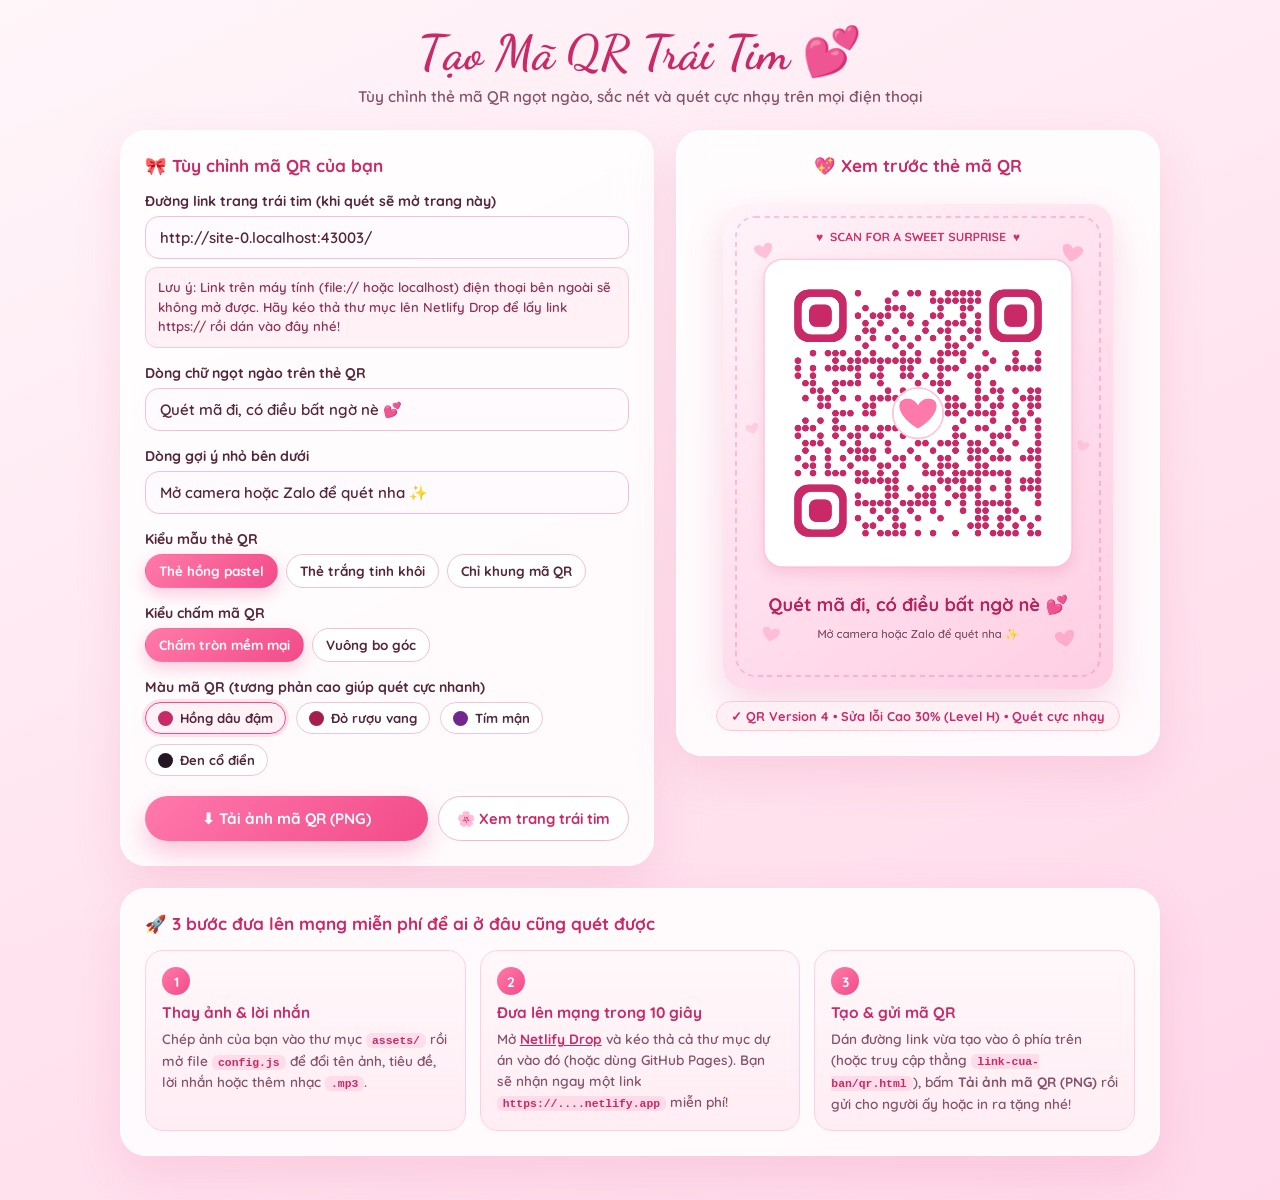
<file: qr.html>
<!DOCTYPE html>
<html lang="vi">
<head>
  <meta charset="UTF-8" />
  <meta name="viewport" content="width=device-width, initial-scale=1.0" />
  <title>Tạo Mã QR Trái Tim Ngọt Ngào 💕</title>
  <link rel="preconnect" href="https://fonts.googleapis.com" />
  <link rel="preconnect" href="https://fonts.gstatic.com" crossorigin />
  <link
    href="https://fonts.googleapis.com/css2?family=Dancing+Script:wght@700&family=Quicksand:wght@500;600;700&display=swap"
    rel="stylesheet"
  />
  <style>
    :root {
      --pink-50: #fff3f8;
      --pink-100: #ffe3ee;
      --pink-200: #ffc5db;
      --pink-400: #ff70a6;
      --pink-500: #f24b8a;
      --rose-600: #c92a67;
      --text-main: #53263a;
      --text-soft: #855269;
    }

    * {
      box-sizing: border-box;
    }

    body {
      margin: 0;
      min-height: 100vh;
      font-family: 'Quicksand', -apple-system, BlinkMacSystemFont, 'Segoe UI', sans-serif;
      color: var(--text-main);
      background: linear-gradient(155deg, #fff6fa 0%, #ffe6f0 48%, #ffd7e9 100%);
      padding: 24px 16px 44px;
    }

    .container {
      max-width: 1040px;
      margin: 0 auto;
    }

    .header {
      text-align: center;
      margin-bottom: 24px;
    }

    .header h1 {
      margin: 0;
      font-family: 'Dancing Script', 'Times New Roman', 'Segoe UI', serif;
      font-size: clamp(2.1rem, 5vw, 3rem);
      color: var(--rose-600);
    }

    .header p {
      margin: 6px 0 0;
      color: var(--text-soft);
      font-weight: 600;
      font-size: 0.96rem;
    }

    .layout {
      display: grid;
      grid-template-columns: 1.05fr 0.95fr;
      gap: 22px;
      align-items: start;
    }

    @media (max-width: 860px) {
      .layout {
        grid-template-columns: 1fr;
      }
    }

    .panel {
      background: rgba(255, 255, 255, 0.84);
      border: 1.5px solid rgba(255, 255, 255, 0.95);
      backdrop-filter: blur(16px);
      border-radius: 26px;
      padding: 24px;
      box-shadow: 0 18px 46px rgba(226, 98, 148, 0.16);
    }

    .panel-title {
      margin: 0 0 16px;
      font-size: 1.08rem;
      font-weight: 700;
      color: var(--rose-600);
      display: flex;
      align-items: center;
      gap: 8px;
    }

    .field {
      margin-bottom: 16px;
    }

    .field label {
      display: block;
      margin-bottom: 6px;
      font-size: 0.88rem;
      font-weight: 700;
      color: var(--text-main);
    }

    .input {
      width: 100%;
      padding: 11px 14px;
      border-radius: 14px;
      border: 1.5px solid #f7bfd6;
      background: #fffafd;
      font-family: inherit;
      font-size: 0.94rem;
      font-weight: 600;
      color: var(--text-main);
      outline: none;
      transition: border-color 0.2s ease, box-shadow 0.2s ease;
    }

    .input:focus {
      border-color: var(--pink-500);
      box-shadow: 0 0 0 4px rgba(242, 75, 138, 0.14);
    }

    .notice {
      margin-top: 8px;
      padding: 10px 12px;
      border-radius: 12px;
      font-size: 0.82rem;
      line-height: 1.5;
      font-weight: 600;
      background: #fff1f6;
      border: 1px solid #ffc7dd;
      color: #8c3457;
    }

    .notice.ok {
      background: #eefcf4;
      border-color: #b2ebd0;
      color: #1f6b47;
    }

    .option-row {
      display: flex;
      flex-wrap: wrap;
      gap: 8px;
    }

    .chip-btn {
      padding: 8px 13px;
      border-radius: 999px;
      border: 1.5px solid #f5bfd4;
      background: #fff;
      color: var(--text-main);
      font-family: inherit;
      font-size: 0.84rem;
      font-weight: 700;
      cursor: pointer;
      transition: all 0.18s ease;
    }

    .chip-btn.active {
      background: linear-gradient(135deg, #ff7aa8, #f24b8a);
      border-color: transparent;
      color: #fff;
      box-shadow: 0 6px 16px rgba(242, 75, 138, 0.28);
    }

    .color-row {
      display: flex;
      flex-wrap: wrap;
      gap: 10px;
    }

    .color-swatch {
      display: inline-flex;
      align-items: center;
      gap: 7px;
      padding: 7px 12px;
      border-radius: 999px;
      border: 1.5px solid #f3c4d6;
      background: #fff;
      font-family: inherit;
      font-size: 0.82rem;
      font-weight: 700;
      color: var(--text-main);
      cursor: pointer;
    }

    .color-swatch.active {
      border-color: var(--pink-500);
      background: #fff2f7;
      box-shadow: 0 0 0 3px rgba(242, 75, 138, 0.14);
    }

    .swatch-dot {
      width: 15px;
      height: 15px;
      border-radius: 50%;
      display: inline-block;
    }

    .actions {
      display: flex;
      flex-wrap: wrap;
      gap: 10px;
      margin-top: 20px;
    }

    .btn-primary {
      flex: 1;
      min-width: 190px;
      padding: 13px 18px;
      border: none;
      border-radius: 999px;
      background: linear-gradient(135deg, #ff79ab, #f24b8a);
      color: #fff;
      font-family: inherit;
      font-size: 0.95rem;
      font-weight: 700;
      cursor: pointer;
      box-shadow: 0 12px 24px rgba(242, 75, 138, 0.3);
      transition: transform 0.18s ease, box-shadow 0.18s ease;
    }

    .btn-primary:hover {
      transform: translateY(-2px);
      box-shadow: 0 16px 30px rgba(242, 75, 138, 0.38);
    }

    .btn-secondary {
      display: inline-flex;
      align-items: center;
      justify-content: center;
      padding: 12px 18px;
      border-radius: 999px;
      border: 1.5px solid #f5b8d0;
      background: #fff;
      color: var(--rose-600);
      font-family: inherit;
      font-size: 0.92rem;
      font-weight: 700;
      text-decoration: none;
      cursor: pointer;
    }

    .btn-secondary:hover {
      background: #fff2f7;
    }

    /* Khu vực xem trước QR */
    .preview-box {
      display: flex;
      flex-direction: column;
      align-items: center;
      gap: 12px;
    }

    #qrCanvas {
      width: 100%;
      max-width: 390px;
      height: auto;
      border-radius: 22px;
      box-shadow: 0 16px 38px rgba(214, 72, 128, 0.2);
      background: #fff;
    }

    .scan-badge {
      display: inline-flex;
      align-items: center;
      gap: 6px;
      padding: 6px 14px;
      border-radius: 999px;
      background: #fff0f6;
      border: 1px solid #ffc6dc;
      color: var(--rose-600);
      font-size: 0.8rem;
      font-weight: 700;
    }

    .error-msg {
      color: #c92a2a;
      font-size: 0.86rem;
      font-weight: 700;
      text-align: center;
    }

    /* Hướng dẫn đưa lên mạng miễn phí */
    .guide-panel {
      margin-top: 22px;
    }

    .steps {
      display: grid;
      grid-template-columns: repeat(3, 1fr);
      gap: 14px;
    }

    @media (max-width: 760px) {
      .steps {
        grid-template-columns: 1fr;
      }
    }

    .step-card {
      padding: 16px;
      border-radius: 18px;
      background: linear-gradient(180deg, #fff8fb, #ffedf4);
      border: 1px solid #ffd0e2;
    }

    .step-num {
      display: inline-grid;
      place-items: center;
      width: 28px;
      height: 28px;
      border-radius: 50%;
      background: linear-gradient(135deg, #ff7aa8, #f24b8a);
      color: #fff;
      font-weight: 700;
      font-size: 0.86rem;
      margin-bottom: 8px;
    }

    .step-card h3 {
      margin: 0 0 6px;
      font-size: 0.96rem;
      color: var(--rose-600);
    }

    .step-card p {
      margin: 0;
      font-size: 0.85rem;
      line-height: 1.55;
      font-weight: 600;
      color: var(--text-soft);
    }

    .step-card a {
      color: var(--rose-600);
      font-weight: 700;
    }

    code {
      padding: 1px 6px;
      border-radius: 6px;
      background: rgba(242, 75, 138, 0.12);
      color: var(--rose-600);
      font-size: 0.84em;
    }
  </style>
</head>
<body>
  <div class="container">
    <header class="header">
      <h1>Tạo Mã QR Trái Tim 💕</h1>
      <p>Tùy chỉnh thẻ mã QR ngọt ngào, sắc nét và quét cực nhạy trên mọi điện thoại</p>
    </header>

    <div class="layout">
      <!-- Cột trái: Cài đặt -->
      <section class="panel">
        <h2 class="panel-title">🎀 Tùy chỉnh mã QR của bạn</h2>

        <div class="field">
          <label for="urlInput">Đường link trang trái tim (khi quét sẽ mở trang này)</label>
          <input
            id="urlInput"
            class="input"
            type="url"
            placeholder="https://ten-trang-cua-ban.netlify.app/"
            spellcheck="false"
          />
          <div id="urlNotice" class="notice"></div>
        </div>

        <div class="field">
          <label for="captionInput">Dòng chữ ngọt ngào trên thẻ QR</label>
          <input
            id="captionInput"
            class="input"
            type="text"
            value="Quét mã đi, có điều bất ngờ nè 💕"
            maxlength="60"
          />
        </div>

        <div class="field">
          <label for="subCaptionInput">Dòng gợi ý nhỏ bên dưới</label>
          <input
            id="subCaptionInput"
            class="input"
            type="text"
            value="Mở camera hoặc Zalo để quét nha ✨"
            maxlength="60"
          />
        </div>

        <div class="field">
          <label>Kiểu mẫu thẻ QR</label>
          <div id="themeOptions" class="option-row">
            <button type="button" class="chip-btn active" data-theme="pastel">Thẻ hồng pastel</button>
            <button type="button" class="chip-btn" data-theme="white">Thẻ trắng tinh khôi</button>
            <button type="button" class="chip-btn" data-theme="qr-only">Chỉ khung mã QR</button>
          </div>
        </div>

        <div class="field">
          <label>Kiểu chấm mã QR</label>
          <div id="dotOptions" class="option-row">
            <button type="button" class="chip-btn active" data-dot="dots">Chấm tròn mềm mại</button>
            <button type="button" class="chip-btn" data-dot="rounded">Vuông bo góc</button>
          </div>
        </div>

        <div class="field">
          <label>Màu mã QR (tương phản cao giúp quét cực nhanh)</label>
          <div id="colorOptions" class="color-row">
            <button type="button" class="color-swatch active" data-color="#c92a67">
              <span class="swatch-dot" style="background:#c92a67"></span> Hồng dâu đậm
            </button>
            <button type="button" class="color-swatch" data-color="#a61e4d">
              <span class="swatch-dot" style="background:#a61e4d"></span> Đỏ rượu vang
            </button>
            <button type="button" class="color-swatch" data-color="#70288f">
              <span class="swatch-dot" style="background:#70288f"></span> Tím mận
            </button>
            <button type="button" class="color-swatch" data-color="#221723">
              <span class="swatch-dot" style="background:#221723"></span> Đen cổ điển
            </button>
          </div>
        </div>

        <div class="actions">
          <button id="downloadBtn" type="button" class="btn-primary">⬇ Tải ảnh mã QR (PNG)</button>
          <a href="index.html" target="_blank" rel="noopener" class="btn-secondary">🌸 Xem trang trái tim</a>
        </div>
      </section>

      <!-- Cột phải: Xem trước trực tiếp -->
      <section class="panel preview-box">
        <h2 class="panel-title">💖 Xem trước thẻ mã QR</h2>
        <canvas id="qrCanvas" width="900" height="1120"></canvas>
        <div id="qrMeta" class="scan-badge">✓ Chuẩn sửa lỗi Cao 30% • Quét mượt trên iPhone, Android &amp; Zalo</div>
        <div id="errorMsg" class="error-msg" hidden></div>
      </section>
    </div>

    <!-- Hướng dẫn đưa lên mạng miễn phí -->
    <section class="panel guide-panel">
      <h2 class="panel-title">🚀 3 bước đưa lên mạng miễn phí để ai ở đâu cũng quét được</h2>
      <div class="steps">
        <div class="step-card">
          <span class="step-num">1</span>
          <h3>Thay ảnh &amp; lời nhắn</h3>
          <p>
            Chép ảnh của bạn vào thư mục <code>assets/</code> rồi mở file <code>config.js</code> để đổi tên ảnh, tiêu đề, lời nhắn hoặc thêm nhạc <code>.mp3</code>.
          </p>
        </div>
        <div class="step-card">
          <span class="step-num">2</span>
          <h3>Đưa lên mạng trong 10 giây</h3>
          <p>
            Mở <a href="https://app.netlify.com/drop" target="_blank" rel="noopener">Netlify Drop</a> và kéo thả cả thư mục dự án vào đó (hoặc dùng GitHub Pages). Bạn sẽ nhận ngay một link <code>https://....netlify.app</code> miễn phí!
          </p>
        </div>
        <div class="step-card">
          <span class="step-num">3</span>
          <h3>Tạo &amp; gửi mã QR</h3>
          <p>
            Dán đường link vừa tạo vào ô phía trên (hoặc truy cập thẳng <code>link-cua-ban/qr.html</code>), bấm <strong>Tải ảnh mã QR (PNG)</strong> rồi gửi cho người ấy hoặc in ra tặng nhé!
          </p>
        </div>
      </div>
    </section>
  </div>

  <script src="qr-engine.js"></script>
  <script>
    (() => {
      'use strict';

      const urlInput = document.getElementById('urlInput');
      const urlNotice = document.getElementById('urlNotice');
      const captionInput = document.getElementById('captionInput');
      const subCaptionInput = document.getElementById('subCaptionInput');
      const downloadBtn = document.getElementById('downloadBtn');
      const canvas = document.getElementById('qrCanvas');
      const ctx = canvas.getContext('2d');
      const qrMeta = document.getElementById('qrMeta');
      const errorMsg = document.getElementById('errorMsg');

      const state = {
        theme: 'pastel',
        dotStyle: 'dots',
        color: '#c92a67',
      };

      // Tự động nhận diện xem trang đang chạy online hay mở trực tiếp trên máy
      const isPublicHttp =
        (location.protocol === 'https:' || location.protocol === 'http:') &&
        !/^(localhost|127\.0\.0\.1|0\.0\.0\.0)$/i.test(location.hostname);

      if (isPublicHttp) {
        const baseUrl = location.href.replace(/qr\.html(\?.*)?(#.*)?$/i, '');
        urlInput.value = baseUrl;
      } else {
        urlInput.value = 'https://trang-trai-tim-cua-ban.netlify.app/';
      }

      function updateUrlNotice() {
        const val = urlInput.value.trim();
        if (!val) {
          urlNotice.className = 'notice';
          urlNotice.textContent = 'Nhập đường link trang web của bạn để tạo mã QR.';
        } else if (/^file:/i.test(val) || /localhost|127\.0\.0\.1/i.test(val)) {
          urlNotice.className = 'notice';
          urlNotice.textContent =
            'Lưu ý: Link trên máy tính (file:// hoặc localhost) điện thoại bên ngoài sẽ không mở được. Hãy kéo thả thư mục lên Netlify Drop để lấy link https:// rồi dán vào đây nhé!';
        } else if (val.includes('trang-trai-tim-cua-ban.netlify.app')) {
          urlNotice.className = 'notice';
          urlNotice.textContent =
            'Đây đang là link mẫu để bạn xem trước thiết kế QR. Sau khi đưa thư mục lên Netlify Drop / GitHub Pages, hãy dán link thật của bạn vào ô này nhé!';
        } else {
          urlNotice.className = 'notice ok';
          urlNotice.textContent =
            '✓ Tuyệt vời! Đường link online hợp lệ — mọi điện thoại đều có thể quét mã QR này.';
        }
      }

      function drawRoundedRect(c, x, y, w, h, r) {
        const radius = Math.min(r, w / 2, h / 2);
        c.beginPath();
        c.moveTo(x + radius, y);
        c.arcTo(x + w, y, x + w, y + h, radius);
        c.arcTo(x + w, y + h, x, y + h, radius);
        c.arcTo(x, y + h, x, y, radius);
        c.arcTo(x, y, x + w, y, radius);
        c.closePath();
      }

      function drawHeart(c, cx, cy, size, fill, rot = 0, alpha = 1) {
        c.save();
        c.translate(cx, cy);
        c.rotate(rot);
        c.globalAlpha = alpha;
        c.fillStyle = fill;
        c.beginPath();
        c.moveTo(0, size * 0.5);
        c.bezierCurveTo(-size * 0.78, size * 0.04, -size * 0.82, -size * 0.56, -size * 0.36, -size * 0.56);
        c.bezierCurveTo(-size * 0.12, -size * 0.56, 0, -size * 0.32, 0, -size * 0.32);
        c.bezierCurveTo(0, -size * 0.32, size * 0.12, -size * 0.56, size * 0.36, -size * 0.56);
        c.bezierCurveTo(size * 0.82, -size * 0.56, size * 0.78, size * 0.04, 0, size * 0.5);
        c.closePath();
        c.fill();
        c.restore();
      }

      function isInFinder(x, y, size) {
        return (
          (x < 7 && y < 7) ||
          (x >= size - 7 && y < 7) ||
          (x < 7 && y >= size - 7)
        );
      }

      function drawFinderEye(c, ox, oy, cell, color) {
        // Viền ngoài 7x7 bo tròn
        c.fillStyle = color;
        drawRoundedRect(c, ox, oy, cell * 7, cell * 7, cell * 1.9);
        c.fill();

        // Khoảng trắng 5x5
        c.fillStyle = '#ffffff';
        drawRoundedRect(c, ox + cell, oy + cell, cell * 5, cell * 5, cell * 1.3);
        c.fill();

        // Nhân 3x3 bo tròn
        c.fillStyle = color;
        drawRoundedRect(c, ox + cell * 2, oy + cell * 2, cell * 3, cell * 3, cell * 0.9);
        c.fill();
      }

      function renderCard() {
        updateUrlNotice();
        const url = urlInput.value.trim() || 'https://example.com';

        let qr;
        try {
          qr = window.QREngine.generate(url, 'H');
          errorMsg.hidden = true;
        } catch (err) {
          errorMsg.hidden = false;
          errorMsg.textContent = err.message || 'Không thể tạo mã QR.';
          return;
        }

        const isCard = state.theme !== 'qr-only';
        const W = 900;
        const H = isCard ? 1120 : 900;
        canvas.width = W;
        canvas.height = H;

        // 1. Nền thẻ
        if (state.theme === 'pastel') {
          const grad = ctx.createLinearGradient(0, 0, W, H);
          grad.addColorStop(0, '#fff4f9');
          grad.addColorStop(0.5, '#ffe0ee');
          grad.addColorStop(1, '#ffcfe3');
          ctx.fillStyle = grad;
          ctx.fillRect(0, 0, W, H);

          // Viền nét đứt ngọt ngào
          ctx.save();
          ctx.strokeStyle = 'rgba(242, 75, 138, 0.28)';
          ctx.lineWidth = 4;
          ctx.setLineDash([12, 10]);
          drawRoundedRect(ctx, 30, 30, W - 60, H - 60, 44);
          ctx.stroke();
          ctx.restore();

          // Các trái tim trang trí nhẹ nhàng quanh nền
          const deco = [
            [95, 110, 32, '#ff85b3', -0.25, 0.45],
            [805, 115, 36, '#ff6e9f', 0.22, 0.4],
            [110, 995, 30, '#ff8fb8', 0.2, 0.42],
            [790, 1005, 34, '#ff75a4', -0.2, 0.42],
            [830, 560, 22, '#ff9ec2', 0.3, 0.35],
            [68, 520, 22, '#ff9ec2', -0.3, 0.35],
          ];
          deco.forEach(([x, y, s, col, r, a]) => drawHeart(ctx, x, y, s, col, r, a));
        } else if (state.theme === 'white') {
          ctx.fillStyle = '#ffffff';
          ctx.fillRect(0, 0, W, H);
          ctx.strokeStyle = '#ffc5db';
          ctx.lineWidth = 5;
          drawRoundedRect(ctx, 28, 28, W - 56, H - 56, 44);
          ctx.stroke();
          drawHeart(ctx, 100, 100, 26, '#ffb3cf', -0.2, 0.7);
          drawHeart(ctx, 800, 100, 26, '#ffb3cf', 0.2, 0.7);
        } else {
          ctx.fillStyle = '#ffffff';
          ctx.fillRect(0, 0, W, H);
        }

        // 2. Hộp trắng chứa mã QR (đảm bảo vùng yên tĩnh / quiet zone rộng chuẩn ISO)
        const boxSize = isCard ? 710 : 820;
        const boxX = (W - boxSize) / 2;
        const boxY = isCard ? 128 : 40;

        if (isCard) {
          ctx.save();
          ctx.shadowColor = 'rgba(214, 65, 122, 0.18)';
          ctx.shadowBlur = 34;
          ctx.shadowOffsetY = 14;
          ctx.fillStyle = '#ffffff';
          drawRoundedRect(ctx, boxX, boxY, boxSize, boxSize, 42);
          ctx.fill();
          ctx.restore();

          ctx.strokeStyle = 'rgba(255, 182, 210, 0.7)';
          ctx.lineWidth = 3;
          drawRoundedRect(ctx, boxX, boxY, boxSize, boxSize, 42);
          ctx.stroke();

          // Nhãn nhỏ xinh phía trên hộp QR
          ctx.fillStyle = '#d6336c';
          ctx.font = '700 28px Quicksand, sans-serif';
          ctx.textAlign = 'center';
          ctx.fillText('♥  SCAN FOR A SWEET SURPRISE  ♥', W / 2, 86);
        }

        // 3. Vẽ các module QR bên trong với Quiet Zone tối thiểu 4 module
        const quietModules = 4;
        const totalModules = qr.size + quietModules * 2;
        const cell = boxSize / totalModules;
        const qrOriginX = boxX + quietModules * cell;
        const qrOriginY = boxY + quietModules * cell;

        // Vùng chừa nhỏ ở giữa để đặt biểu tượng trái tim (~6-8% diện tích, dư sức an toàn với Level H 30%)
        const centerModule = (qr.size - 1) / 2;
        const logoRadiusModules = Math.max(2.2, Math.min(3.5, qr.size * 0.115));

        // Vẽ 3 mắt định vị sắc nét
        drawFinderEye(ctx, qrOriginX, qrOriginY, cell, state.color);
        drawFinderEye(ctx, qrOriginX + (qr.size - 7) * cell, qrOriginY, cell, state.color);
        drawFinderEye(ctx, qrOriginX, qrOriginY + (qr.size - 7) * cell, cell, state.color);

        // Vẽ các điểm dữ liệu
        ctx.fillStyle = state.color;
        for (let y = 0; y < qr.size; y += 1) {
          for (let x = 0; x < qr.size; x += 1) {
            if (!qr.modules[y][x]) continue;
            if (isInFinder(x, y, qr.size)) continue;

            // Bỏ qua vùng tâm nhỏ để đặt huy hiệu trái tim sạch đẹp
            const distCenter = Math.hypot(x - centerModule, y - centerModule);
            if (distCenter < logoRadiusModules) continue;

            const px = qrOriginX + x * cell;
            const py = qrOriginY + y * cell;

            if (state.dotStyle === 'dots') {
              ctx.beginPath();
              ctx.arc(px + cell / 2, py + cell / 2, cell * 0.45, 0, Math.PI * 2);
              ctx.fill();
            } else {
              const pad = cell * 0.06;
              drawRoundedRect(ctx, px + pad, py + pad, cell - pad * 2, cell - pad * 2, cell * 0.28);
              ctx.fill();
            }
          }
        }

        // 4. Huy hiệu trái tim nổi bật chính giữa mã QR
        const cx = qrOriginX + (qr.size * cell) / 2;
        const cy = qrOriginY + (qr.size * cell) / 2;
        const badgeR = logoRadiusModules * cell * 0.96;

        ctx.save();
        ctx.fillStyle = '#ffffff';
        ctx.beginPath();
        ctx.arc(cx, cy, badgeR, 0, Math.PI * 2);
        ctx.fill();

        ctx.strokeStyle = '#ffc5db';
        ctx.lineWidth = Math.max(3, cell * 0.22);
        ctx.stroke();

        // Trái tim gradient hồng ngọt ngào
        const heartGrad = ctx.createLinearGradient(cx, cy - badgeR * 0.6, cx, cy + badgeR * 0.6);
        heartGrad.addColorStop(0, '#ff7aa8');
        heartGrad.addColorStop(1, '#e63977');
        drawHeart(ctx, cx, cy + badgeR * 0.05, badgeR * 1.12, heartGrad, 0, 1);
        ctx.restore();

        // 5. Chữ chú thích bên dưới thẻ
        if (isCard) {
          const cap = captionInput.value.trim();
          const sub = subCaptionInput.value.trim();
          ctx.textAlign = 'center';

          if (cap) {
            ctx.fillStyle = '#b9225c';
            ctx.font = '700 42px Quicksand, sans-serif';
            ctx.fillText(cap, W / 2, 940, W - 110);
          }

          if (sub) {
            ctx.fillStyle = '#855269';
            ctx.font = '600 26px Quicksand, sans-serif';
            ctx.fillText(sub, W / 2, 1002, W - 120);
          }
        }

        qrMeta.textContent = `✓ QR Version ${qr.version} • Sửa lỗi Cao 30% (Level H) • Quét cực nhạy`;
      }

      // Gắn sự kiện tùy chỉnh
      urlInput.addEventListener('input', renderCard);
      captionInput.addEventListener('input', renderCard);
      subCaptionInput.addEventListener('input', renderCard);

      document.getElementById('themeOptions').addEventListener('click', (e) => {
        const btn = e.target.closest('button[data-theme]');
        if (!btn) return;
        document.querySelectorAll('#themeOptions button').forEach((b) => b.classList.remove('active'));
        btn.classList.add('active');
        state.theme = btn.dataset.theme;
        renderCard();
      });

      document.getElementById('dotOptions').addEventListener('click', (e) => {
        const btn = e.target.closest('button[data-dot]');
        if (!btn) return;
        document.querySelectorAll('#dotOptions button').forEach((b) => b.classList.remove('active'));
        btn.classList.add('active');
        state.dotStyle = btn.dataset.dot;
        renderCard();
      });

      document.getElementById('colorOptions').addEventListener('click', (e) => {
        const btn = e.target.closest('button[data-color]');
        if (!btn) return;
        document.querySelectorAll('#colorOptions button').forEach((b) => b.classList.remove('active'));
        btn.classList.add('active');
        state.color = btn.dataset.color;
        renderCard();
      });

      downloadBtn.addEventListener('click', () => {
        const link = document.createElement('a');
        link.download = 'ma-qr-trai-tim.png';
        link.href = canvas.toDataURL('image/png');
        link.click();
      });

      // Vẽ lại khi font Google Fonts tải xong cho thật đẹp
      renderCard();
      if (document.fonts && document.fonts.ready) {
        document.fonts.ready.then(renderCard);
      }
    })();
  </script>
</body>
</html>
</file>
